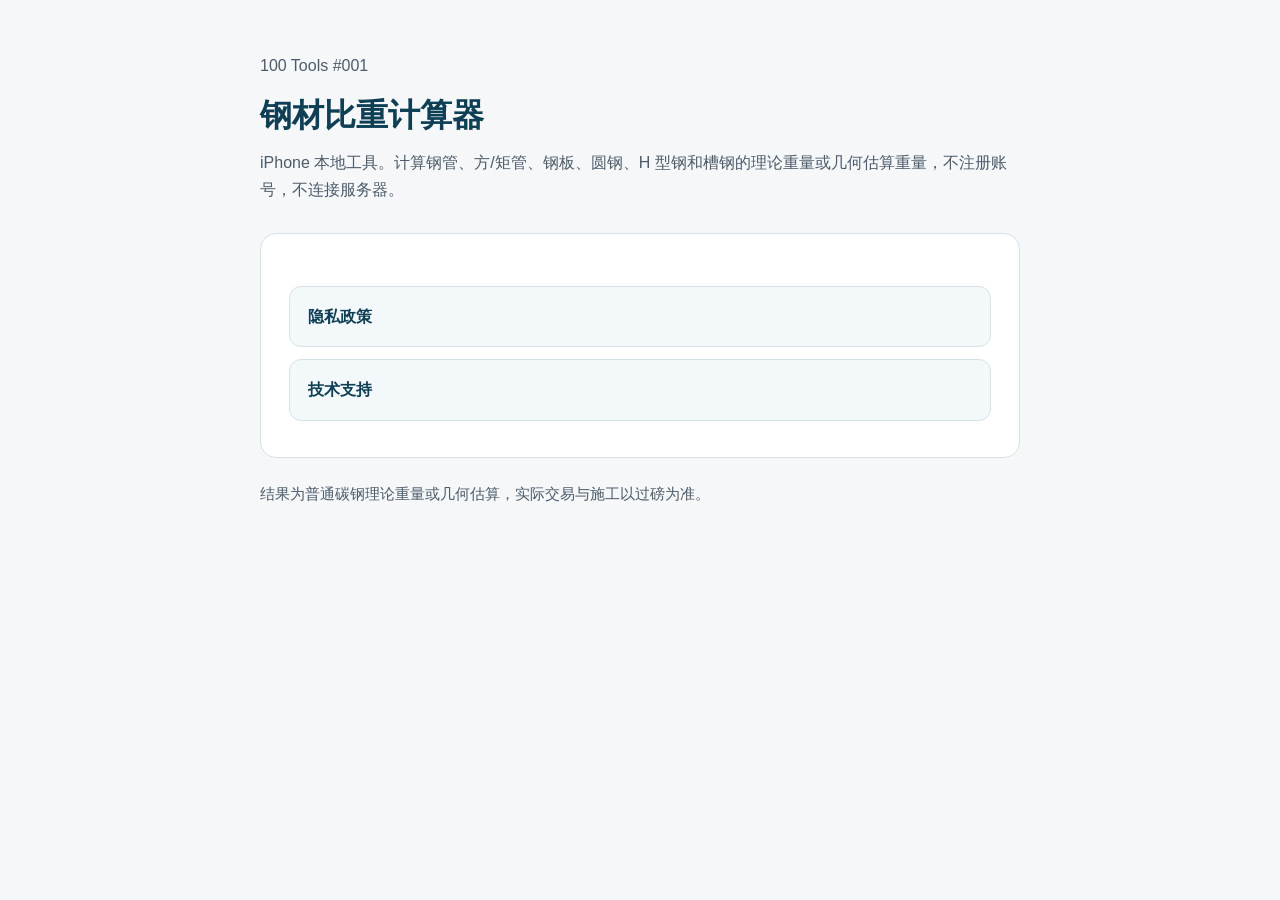
<file: index.html>
<!DOCTYPE html>
<html lang="zh-Hans">
<head>
  <meta charset="utf-8">
  <meta name="viewport" content="width=device-width, initial-scale=1">
  <title>钢材比重计算器</title>
  <link rel="stylesheet" href="styles.css">
</head>
<body>
  <header>
    <p class="muted">100 Tools #001</p>
    <h1>钢材比重计算器</h1>
    <p class="hero">iPhone 本地工具。计算钢管、方/矩管、钢板、圆钢、H 型钢和槽钢的理论重量或几何估算重量，不注册账号，不连接服务器。</p>
  </header>
  <main>
    <div class="links">
      <a href="privacy.html">隐私政策</a>
      <a href="support.html">技术支持</a>
    </div>
  </main>
  <footer>结果为普通碳钢理论重量或几何估算，实际交易与施工以过磅为准。</footer>
</body>
</html>
</file>
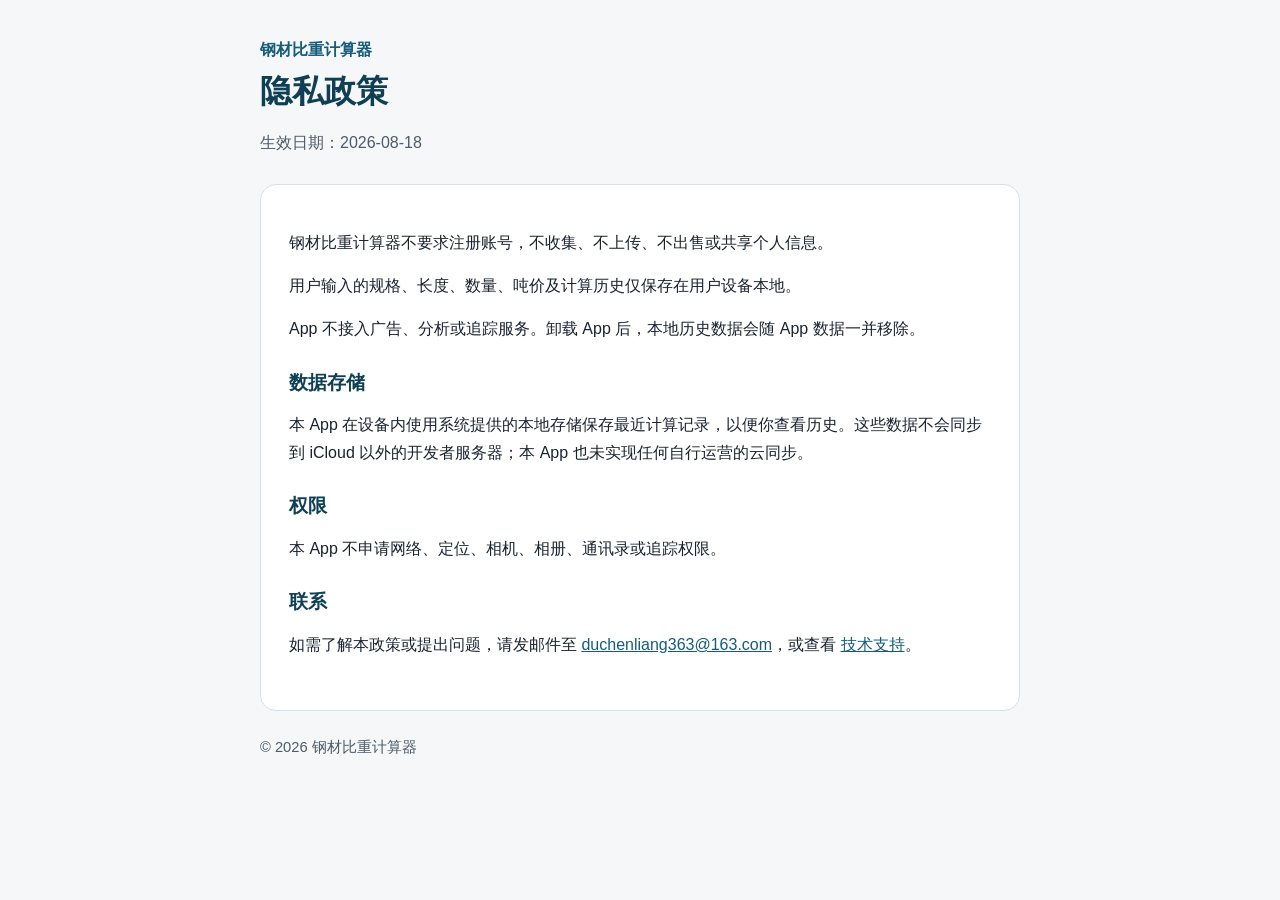
<file: privacy.html>
<!DOCTYPE html>
<html lang="zh-Hans">
<head>
  <meta charset="utf-8">
  <meta name="viewport" content="width=device-width, initial-scale=1">
  <title>隐私政策 · 钢材比重计算器</title>
  <link rel="stylesheet" href="styles.css">
</head>
<body>
  <header>
    <a href="index.html">钢材比重计算器</a>
    <h1>隐私政策</h1>
    <p class="muted">生效日期：2026-08-18</p>
  </header>
  <main>
    <p>钢材比重计算器不要求注册账号，不收集、不上传、不出售或共享个人信息。</p>
    <p>用户输入的规格、长度、数量、吨价及计算历史仅保存在用户设备本地。</p>
    <p>App 不接入广告、分析或追踪服务。卸载 App 后，本地历史数据会随 App 数据一并移除。</p>
    <h2>数据存储</h2>
    <p>本 App 在设备内使用系统提供的本地存储保存最近计算记录，以便你查看历史。这些数据不会同步到 iCloud 以外的开发者服务器；本 App 也未实现任何自行运营的云同步。</p>
    <h2>权限</h2>
    <p>本 App 不申请网络、定位、相机、相册、通讯录或追踪权限。</p>
    <h2>联系</h2>
    <p>如需了解本政策或提出问题，请发邮件至 <a href="mailto:duchenliang363@163.com">duchenliang363@163.com</a>，或查看 <a href="support.html">技术支持</a>。</p>
  </main>
  <footer>© 2026 钢材比重计算器</footer>
</body>
</html>
</file>
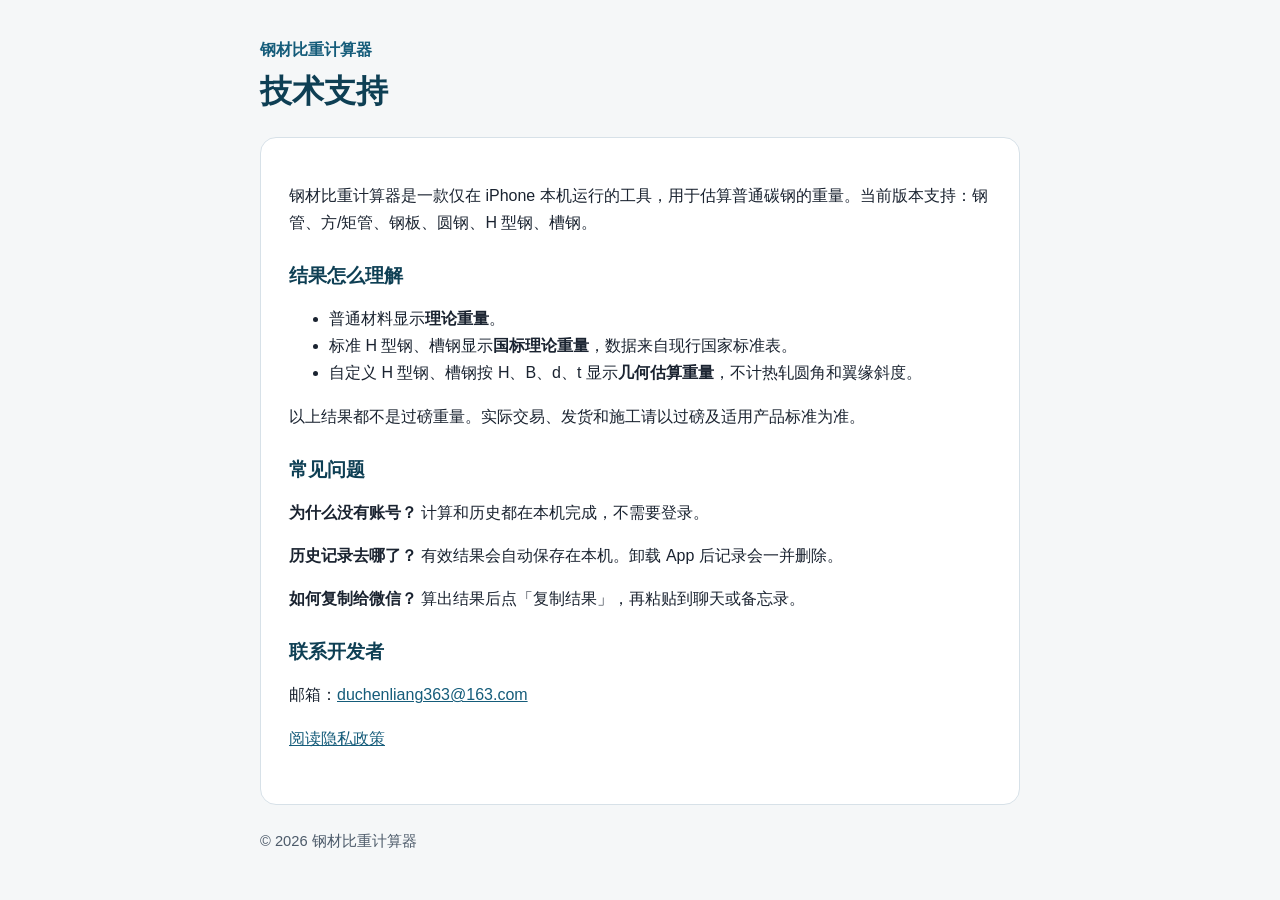
<file: support.html>
<!DOCTYPE html>
<html lang="zh-Hans">
<head>
  <meta charset="utf-8">
  <meta name="viewport" content="width=device-width, initial-scale=1">
  <title>技术支持 · 钢材比重计算器</title>
  <link rel="stylesheet" href="styles.css">
</head>
<body>
  <header>
    <a href="index.html">钢材比重计算器</a>
    <h1>技术支持</h1>
  </header>
  <main>
    <p>钢材比重计算器是一款仅在 iPhone 本机运行的工具，用于估算普通碳钢的重量。当前版本支持：钢管、方/矩管、钢板、圆钢、H 型钢、槽钢。</p>
    <h2>结果怎么理解</h2>
    <ul>
      <li>普通材料显示<strong>理论重量</strong>。</li>
      <li>标准 H 型钢、槽钢显示<strong>国标理论重量</strong>，数据来自现行国家标准表。</li>
      <li>自定义 H 型钢、槽钢按 H、B、d、t 显示<strong>几何估算重量</strong>，不计热轧圆角和翼缘斜度。</li>
    </ul>
    <p>以上结果都不是过磅重量。实际交易、发货和施工请以过磅及适用产品标准为准。</p>
    <h2>常见问题</h2>
    <p><strong>为什么没有账号？</strong> 计算和历史都在本机完成，不需要登录。</p>
    <p><strong>历史记录去哪了？</strong> 有效结果会自动保存在本机。卸载 App 后记录会一并删除。</p>
    <p><strong>如何复制给微信？</strong> 算出结果后点「复制结果」，再粘贴到聊天或备忘录。</p>
    <h2>联系开发者</h2>
    <p>邮箱：<a href="mailto:duchenliang363@163.com">duchenliang363@163.com</a></p>
    <p><a href="privacy.html">阅读隐私政策</a></p>
  </main>
  <footer>© 2026 钢材比重计算器</footer>
</body>
</html>
</file>
<file: styles.css>
:root {
  --ink: #1a2330;
  --muted: #4d5b6a;
  --line: #d7e1e8;
  --paper: #f5f7f8;
  --card: #ffffff;
  --accent: #155c7a;
  --accent-ink: #0e3f54;
}

* {
  box-sizing: border-box;
}

html,
body {
  margin: 0;
  padding: 0;
  background: var(--paper);
  color: var(--ink);
  font-family: -apple-system, BlinkMacSystemFont, "Segoe UI", "PingFang SC", "Hiragino Sans GB", "Noto Sans SC", sans-serif;
  line-height: 1.7;
}

body {
  min-height: 100vh;
}

header,
main,
footer {
  width: min(760px, calc(100% - 40px));
  margin: 0 auto;
}

header {
  padding: 36px 0 12px;
}

header a {
  color: var(--accent);
  text-decoration: none;
  font-weight: 600;
}

h1,
h2 {
  line-height: 1.3;
  color: var(--accent-ink);
}

h1 {
  margin: 8px 0 12px;
  font-size: 2rem;
}

h2 {
  margin-top: 28px;
  font-size: 1.2rem;
}

main {
  background: var(--card);
  border: 1px solid var(--line);
  border-radius: 16px;
  padding: 28px 28px 36px;
}

p,
li {
  color: var(--ink);
}

.muted,
footer {
  color: var(--muted);
}

.hero {
  margin: 0 0 18px;
  color: var(--muted);
}

.links {
  display: grid;
  gap: 12px;
  margin-top: 24px;
}

.links a {
  display: block;
  padding: 16px 18px;
  border: 1px solid var(--line);
  border-radius: 12px;
  color: var(--accent-ink);
  text-decoration: none;
  font-weight: 650;
  background: #f3f8fb;
}

.links a:hover,
.links a:focus {
  border-color: var(--accent);
}

a {
  color: var(--accent);
}

footer {
  padding: 24px 0 40px;
  font-size: 0.92rem;
}

@media (max-width: 640px) {
  header,
  main,
  footer {
    width: min(760px, calc(100% - 28px));
  }

  main {
    padding: 22px 18px 28px;
  }
}
</file>
